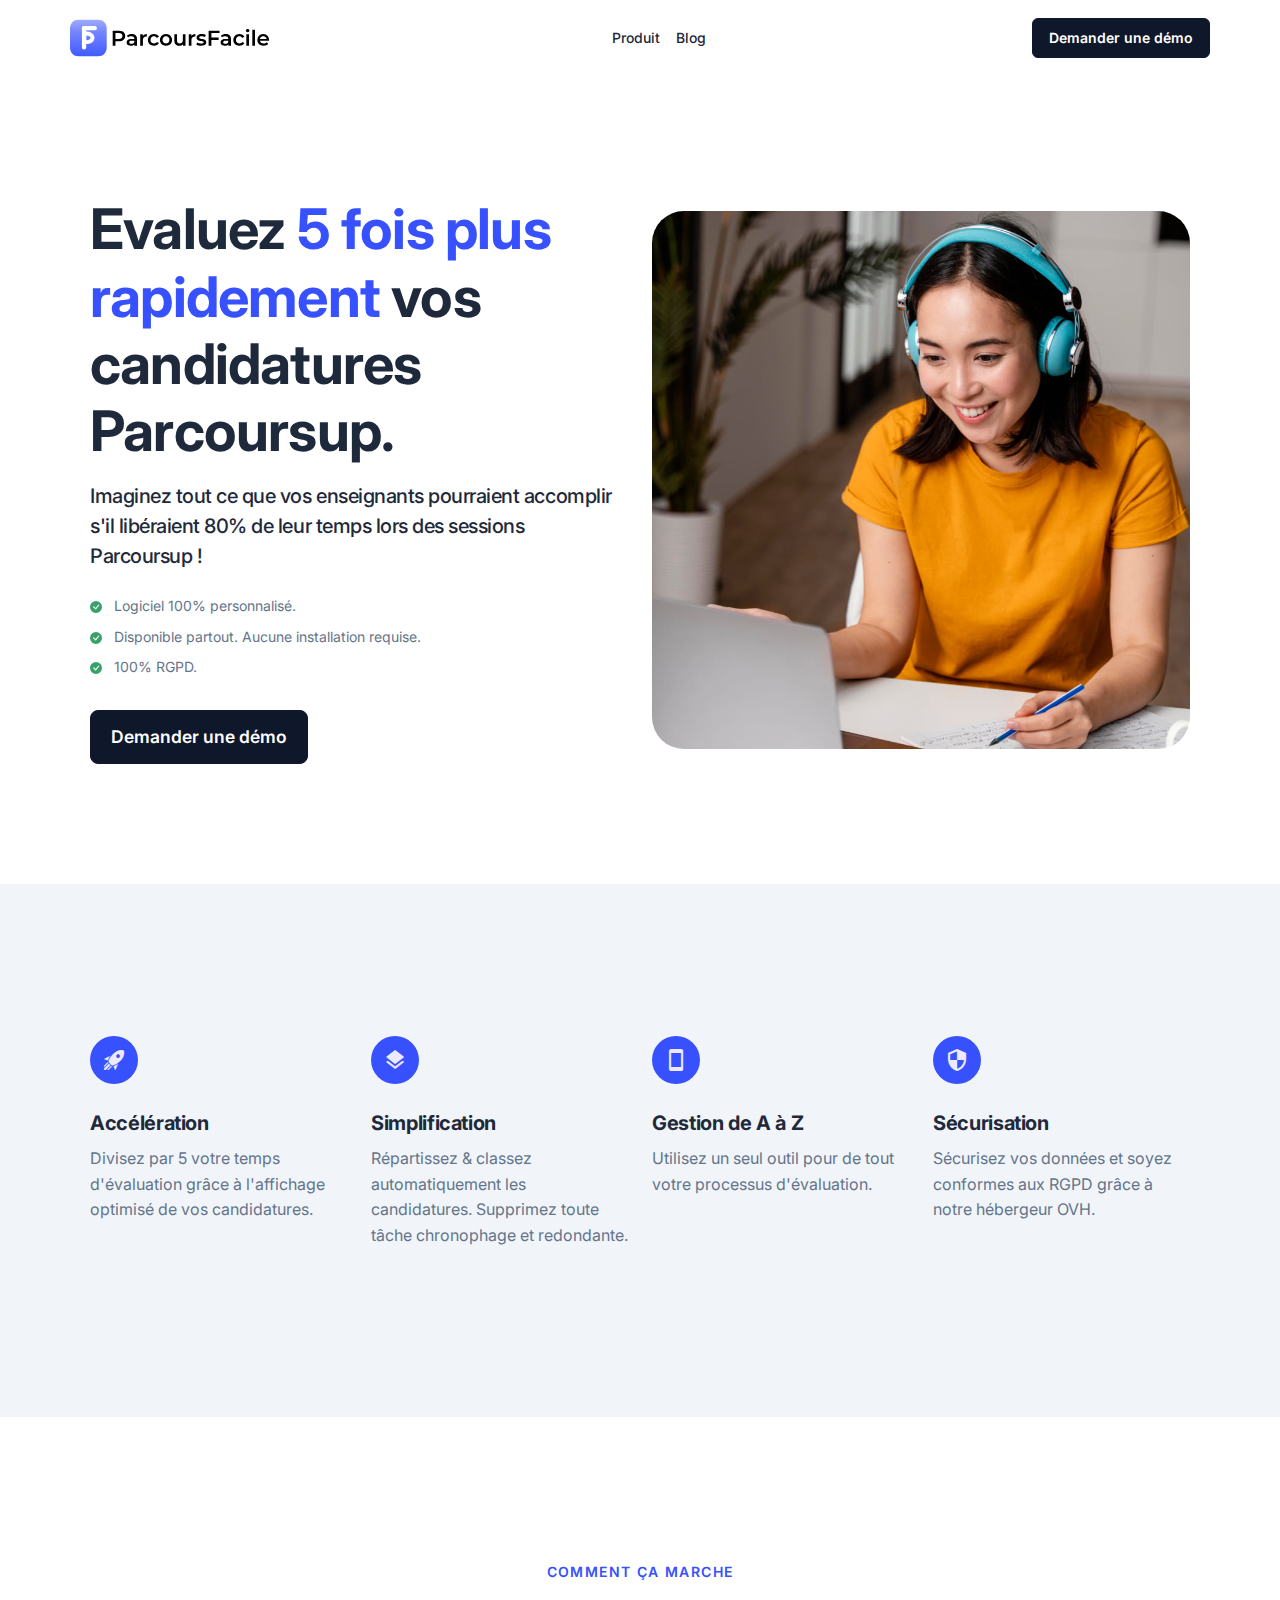
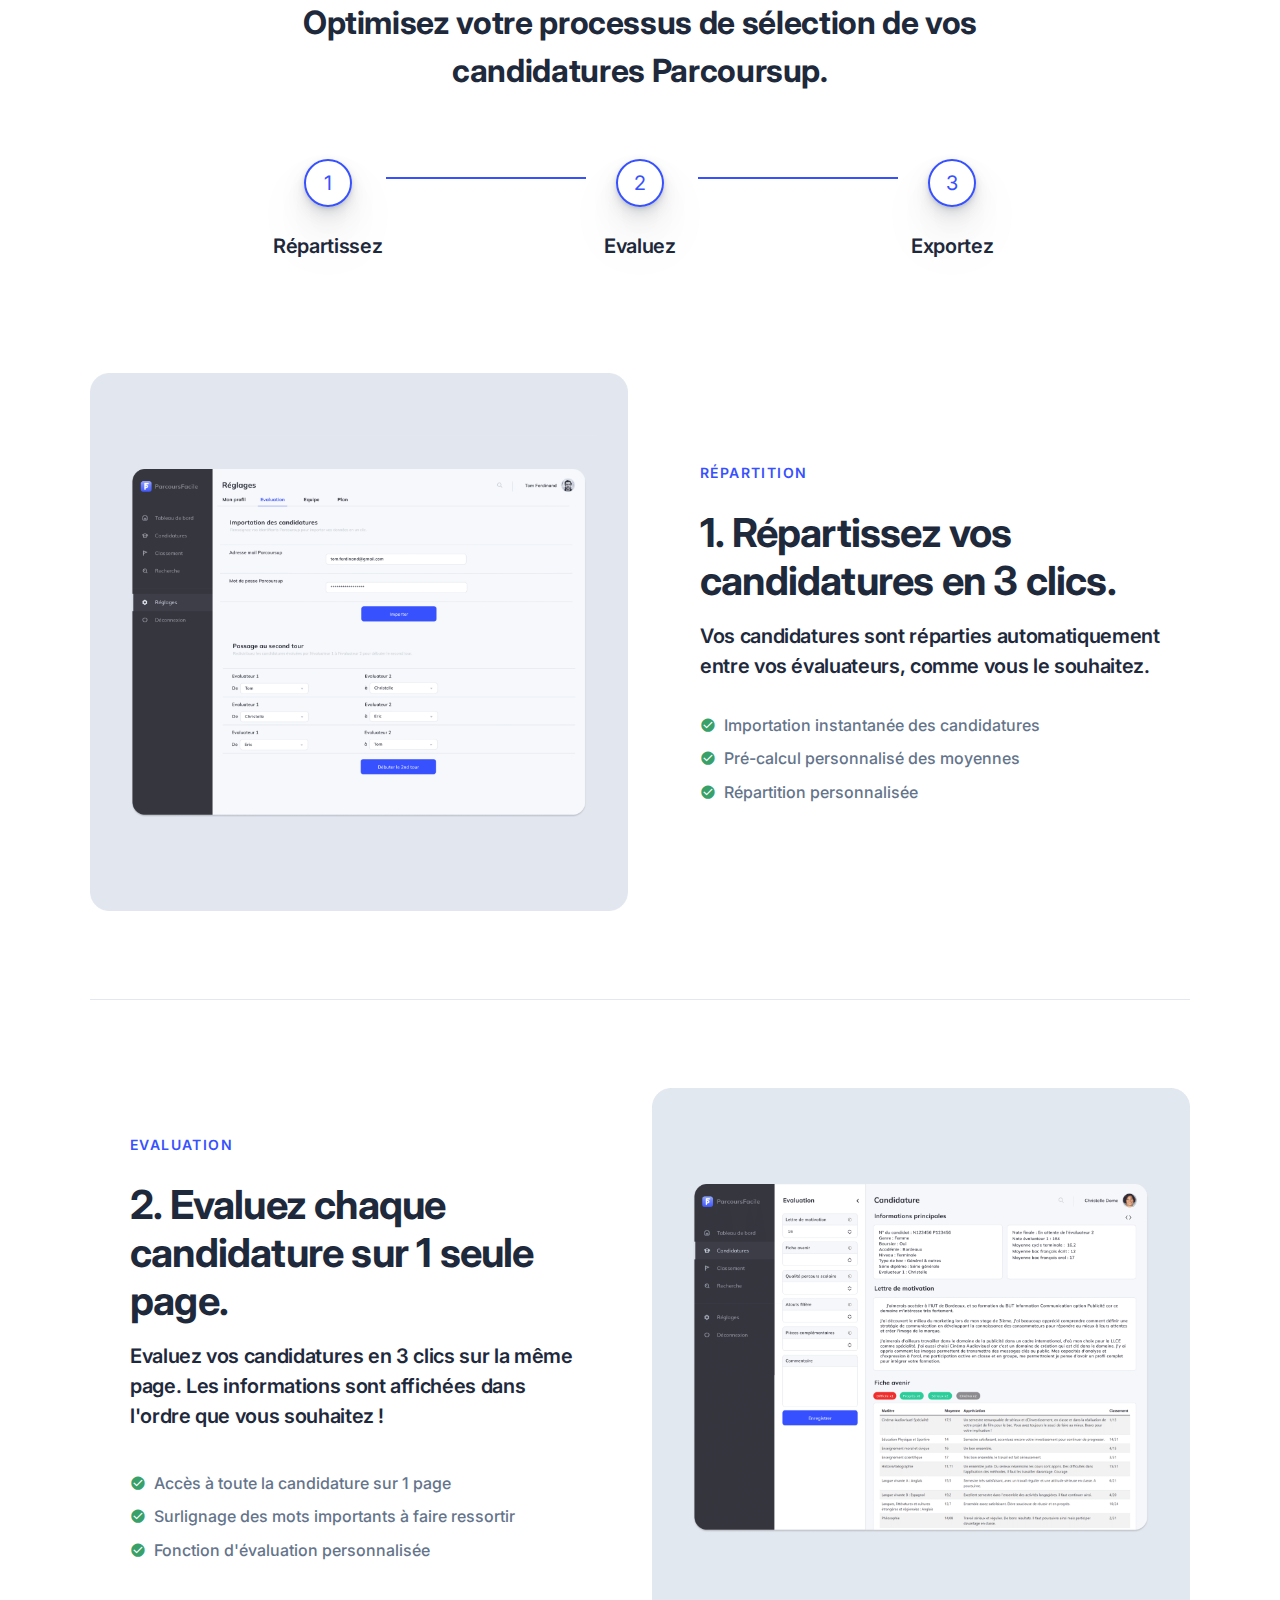
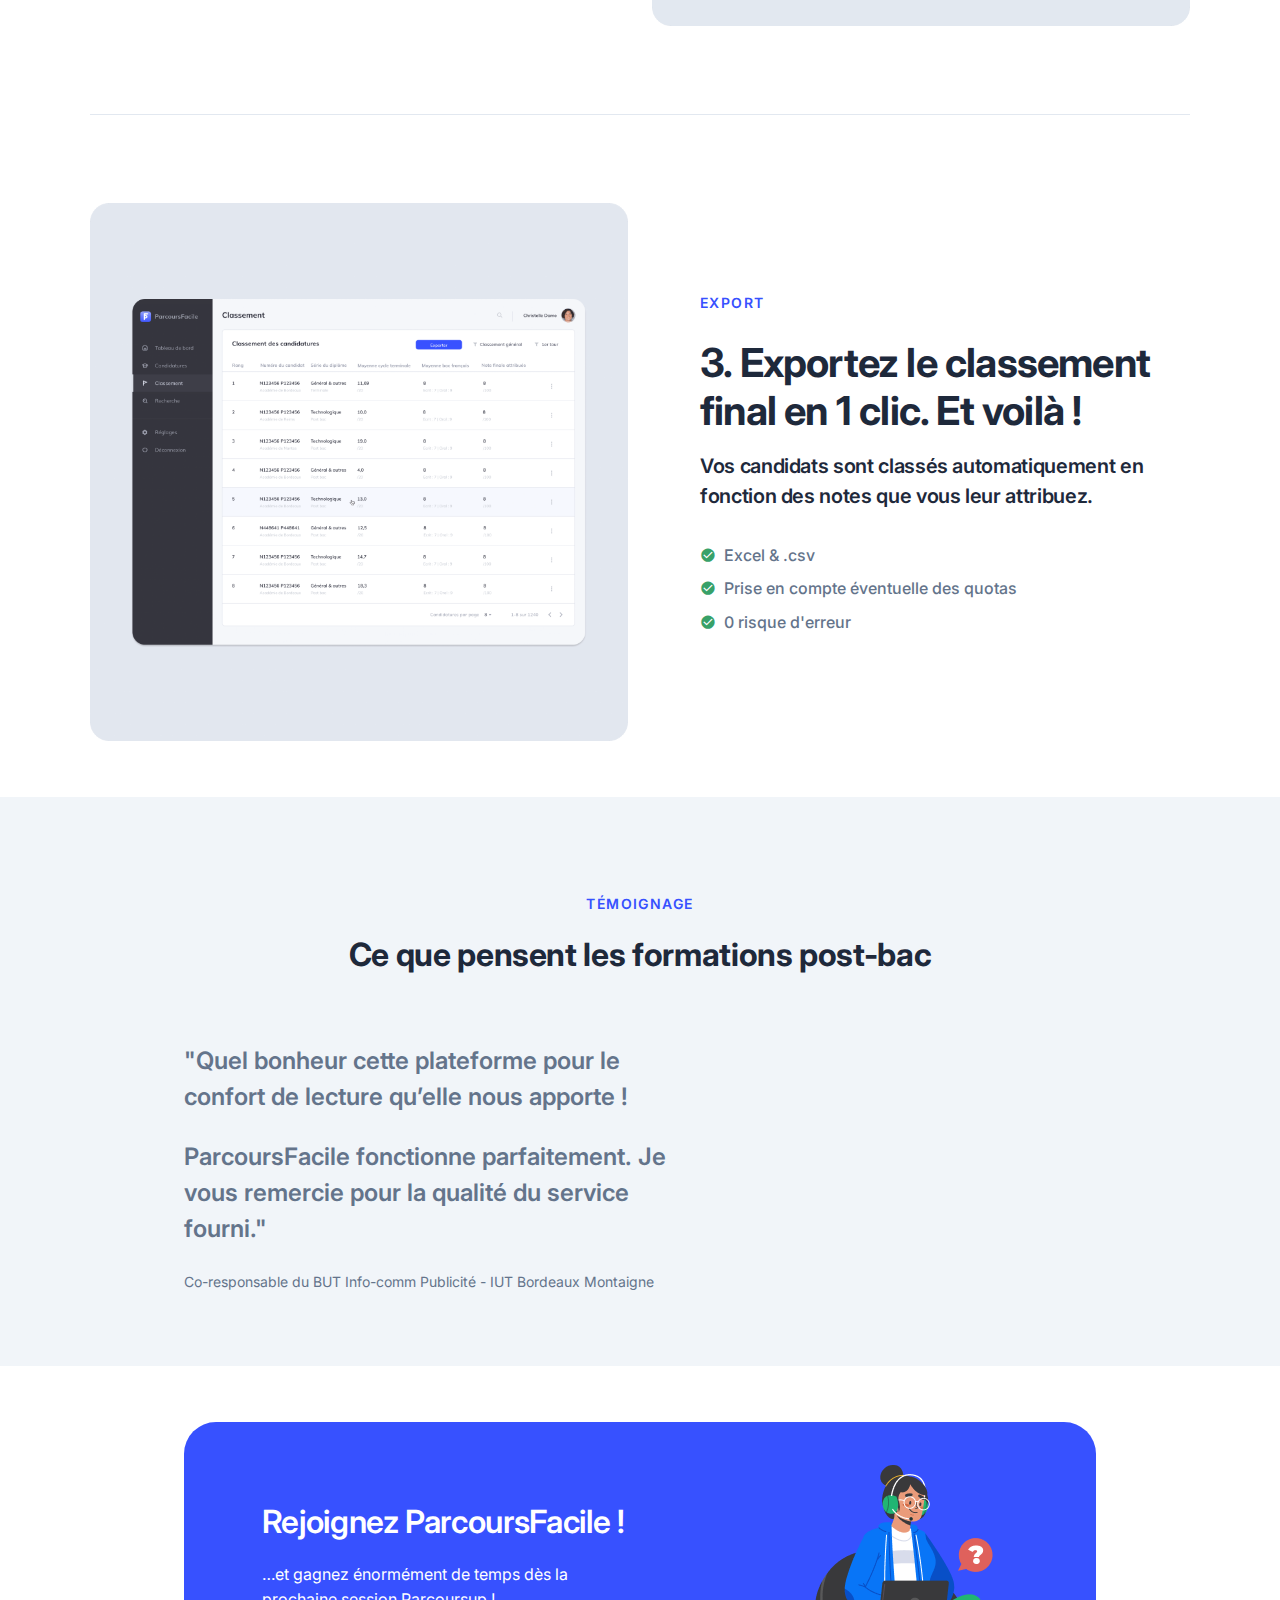
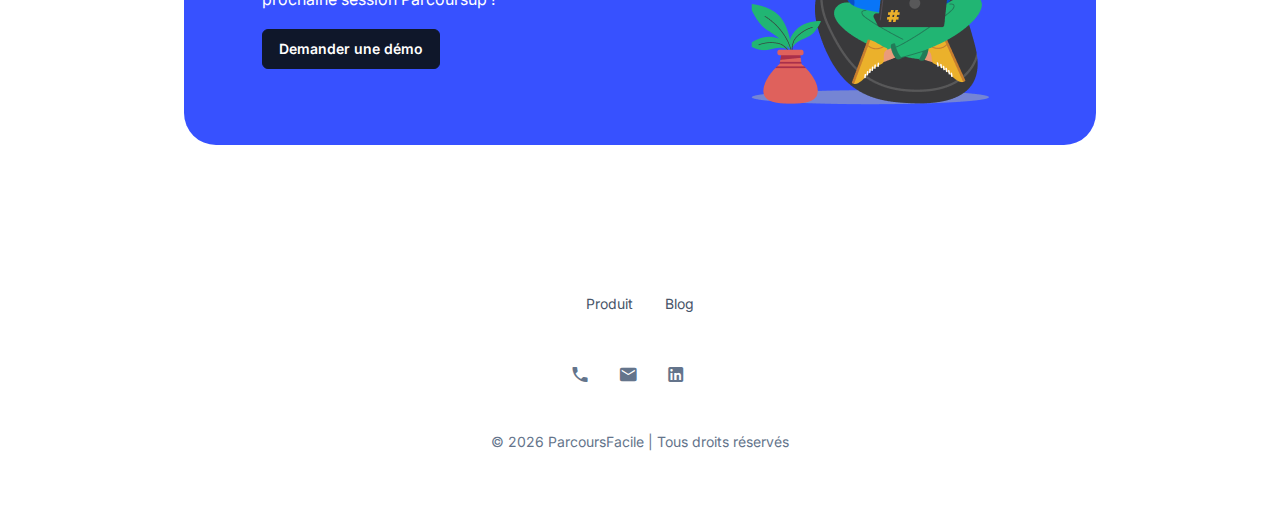
<file: index.html>
<!DOCTYPE html>
<html lang="fr">

<head>
  <!-- Required meta tags -->
  <title>Logiciel d'aide à la décision Parcoursup - ParcoursFacile</title>
  <meta name="viewport" content="width=device-width, initial-scale=1">
  <meta name="description" content="Evaluez 5 fois plus rapidement vos candidatures Parcoursup. ParcoursFacile est l'outil 100% personnalisé qui optimise votre commission d'examen des voeux.">
  <meta name="keywords" content="ParcoursFacile, Parcours Facile, Parcoursup, outil d'aide à la décision Parcoursup, 'logiciel d'aide à la décision Parcoursup', formation post-bac, candidature, examen des voeux, commission examen des voeux">
  <meta name="author" content="ParcoursFacile">

<script>
    // Render blocking JS:
    if (localStorage.theme) document.documentElement.setAttribute("data-theme", localStorage.theme);
    </script>

<!-- Favicon icon-->
<link rel="shortcut icon" type="image/x-icon" href="./assets/images/favicon/favicon.ico">

<!-- icons CSS -->
<link href="./assets/libs/@mdi/font/css/materialdesignicons.min.css" rel="stylesheet" />

<!-- Theme CSS -->
<link rel="stylesheet" href="./assets/css/theme.min.css">
<style>
 @media (max-width: 480px) {
  .navbar .btn-primary {
    display: none;
  }
}
</style>

</head>

<body class="bg-white">
  <!-- Page content -->
   <!-- Navbar -->
   <!-- navbar login -->
<nav class="navbar navbar-expand-lg shadow-none">
	<div class="container px-0">
		<a class="navbar-brand" href="./index.html"><img src="./assets/images/logo/logo.svg" loading="lazy" alt="logo du logiciel ParcoursFacile"></a>
		<div class="d-flex align-items-center order-lg-3">
			<div class="d-flex align-items-center">
				

			<a type="button" class="btn btn-dark btn-primary" data-bs-toggle="modal" data-bs-target="#demander-demo-modal">Demander une démo</a>
			</div>
			<div>
				<button
			class="navbar-toggler collapsed"
			type="button"
			data-bs-toggle="collapse"
			data-bs-target="#navbar-default"
			aria-controls="navbar-default"
			aria-expanded="false"
			aria-label="Toggle navigation"
		>
			<span class="icon-bar top-bar mt-0"></span>
			<span class="icon-bar middle-bar"></span>
			<span class="icon-bar bottom-bar"></span>
		</button>
			</div>
		</div>
		<!-- Button -->

		<!-- Collapse -->
		<div class="collapse navbar-collapse" id="navbar-default">
			<ul class="navbar-nav mx-auto">

				<li class="nav-item">
					<a
						class="nav-link"
						href="#produit"
						id="navbarLanding"
					>
						Produit
					</a>
				</li>
				<li class="nav-item">
					<a
						class="nav-link"
						href="./blog.html"
						id="navbarLanding"
					>
						Blog
					</a>
				</li>
			</ul>


		</div>

	</div>
</nav>


  <!-- section -->
  <main>
    <!--learn today-->
    <section class="py-lg-16 py-6">
      <div class="container">
        <div class="row d-flex align-items-center">
          <div class=" col-xxl-6  col-xl-6 col-lg-6 col-12">
            <div>
              <h1 class="display-2 fw-bold mb-3">Evaluez <span
                    class="text-primary">5 fois plus rapidement</span> vos candidatures Parcoursup.</h1>
              <h3 class="lead mb-4">Imaginez tout ce que vos enseignants pourraient accomplir s'il libéraient 80% de leur temps lors des sessions Parcoursup !</h3>
              <ul class="list-unstyled mb-5">
                <li class="mb-2">
                  <svg xmlns="http://www.w3.org/2000/svg" width="12" height="12" fill="var(--geeks-success)"
                    class="bi bi-check-circle-fill" viewBox="0 0 16 16">
                    <path
                      d="M16 8A8 8 0 1 1 0 8a8 8 0 0 1 16 0zm-3.97-3.03a.75.75 0 0 0-1.08.022L7.477 9.417 5.384 7.323a.75.75 0 0 0-1.06 1.06L6.97 11.03a.75.75 0 0 0 1.079-.02l3.992-4.99a.75.75 0 0 0-.01-1.05z" />
                  </svg>
                  <span class="ms-2">Logiciel 100% personnalisé.</span>
                </li>
                <li class="mb-2">
                  <svg xmlns="http://www.w3.org/2000/svg" width="12" height="12" fill="var(--geeks-success)"
                    class="bi bi-check-circle-fill" viewBox="0 0 16 16">
                    <path
                      d="M16 8A8 8 0 1 1 0 8a8 8 0 0 1 16 0zm-3.97-3.03a.75.75 0 0 0-1.08.022L7.477 9.417 5.384 7.323a.75.75 0 0 0-1.06 1.06L6.97 11.03a.75.75 0 0 0 1.079-.02l3.992-4.99a.75.75 0 0 0-.01-1.05z" />
                  </svg>
                  <span class="ms-2">Disponible partout. Aucune installation requise.</span>
                </li>
                <li class="mb-2">
                  <svg xmlns="http://www.w3.org/2000/svg" width="12" height="12" fill="var(--geeks-success)"
                    class="bi bi-check-circle-fill" viewBox="0 0 16 16">
                    <path
                      d="M16 8A8 8 0 1 1 0 8a8 8 0 0 1 16 0zm-3.97-3.03a.75.75 0 0 0-1.08.022L7.477 9.417 5.384 7.323a.75.75 0 0 0-1.06 1.06L6.97 11.03a.75.75 0 0 0 1.079-.02l3.992-4.99a.75.75 0 0 0-.01-1.05z" />
                  </svg>
                  <span class="ms-2">100% RGPD.</span>
                </li>
              </ul>
              <a type="button" class="btn btn-dark btn-lg" data-bs-toggle="modal" data-bs-target="#demander-demo-modal">Demander une démo</a>
            </div>
          </div>
          <div class="col-xxl-4 offset-xxl-1 col-xl-6 col-lg-6 col-12 d-lg-flex justify-content-end">
            <div class="mt-12 mt-lg-0 position-relative">
              <img src="./assets/images/people/woman-working-smiling.jpg" alt="Enseignante souriante devant son ordinateur" loading="lazy"
                class="img-fluid rounded-4 w-100 z-1 position-relative">
            </div>
          </div>
        </div>
      </div>
    </section>
    <!--learn today-->
    

    <section class="py-lg-20 py-7 bg-gray-100">
      <div class="container">
        <div class="row">
          <div class="col-md-6 col-lg-3 col-12">
            <!-- featues -->
            <div class="mb-6 mb-lg-0 fs-4">
              <!-- icon -->
              <div class="icon-shape icon-lg bg-primary text-light-primary rounded-circle
                text-center mb-4"><i class="mdi mdi-rocket-launch mdi-24px lh-1"></i></div>
              <h3 class="fw-bold">Accélération</h3>
              <p>Divisez par 5 votre temps d'évaluation grâce à l'affichage optimisé de vos candidatures.
              </p>
            </div>
          </div>
          <div class="col-md-6 col-lg-3 col-12">
            <!-- features -->
            <div class="mb-6 mb-lg-0 fs-4">
              <!-- icon -->
              <div class="icon-shape icon-lg bg-primary text-light-primary rounded-circle
                text-center mb-4"><i class="mdi mdi-layers mdi-24px lh-1"></i></div>
              <h3 class="fw-bold">Simplification</h3>
              <p>Répartissez & classez automatiquement les candidatures. Supprimez toute tâche chronophage et redondante.
              </p>
            </div>
          </div>
          <div class="col-md-6 col-lg-3 col-12">
            <!-- features -->
            <div class="mb-6 mb-lg-0 fs-4">
              <!-- icon -->
              <div class="icon-shape icon-lg bg-primary text-light-primary rounded-circle
                text-center mb-4"><i class="mdi mdi-cellphone mdi-24px
                  lh-1"></i></div>
              <h3 class="fw-bold">Gestion de A à Z</h3>
              <p>Utilisez un seul outil pour de tout votre processus d'évaluation.
              </p>
            </div>
          </div>
          <div class="col-md-6 col-lg-3 col-12">
            <!-- features -->
            <div class="mb-6 mb-lg-0 fs-4">
              <!-- icon -->
              <div class="icon-shape icon-lg bg-primary text-light-primary rounded-circle
                text-center mb-4"><i class="mdi mdi-security mdi-24px lh-1"></i></div>
              <h3 class="fw-bold">Sécurisation</h3>
              <p>Sécurisez vos données et soyez conformes aux RGPD grâce à notre hébergeur OVH.
              </p>
            </div>
          </div>
        </div>
      </div>
    </section>
	<section class="py-lg-14 pt-8 py-10">
		<!-- container -->
		<div class="container">
		  <div class="row">
			<div class="offset-xl-1 col-xl-10 col-md-12 col-12">
			  <div class="row text-center" id="produit">
				<!-- col -->
				<div class="col-md-12 px-lg-10 mb-8 mt-6">
				  <span class="text-uppercase text-primary fw-semibold ls-md">Comment ça marche</span>
				  <!-- heading -->
				  <h2 class="h1 fw-bold mt-3">Optimisez votre processus de sélection de vos candidatures Parcoursup.
				  </h2>
				</div>
			  </div>
			  <div class="row gy-6">
				<!-- col -->
	
				<div class="col-md-4 col-12">
				  <div class=" text-center">
					<!-- icon -->
	
					<div
					  class="icon-shape icon-lg border border-primary border-2 fs-3 rounded-circle mb-4 process-line text-primary smooth-shadow-md">
					  1
					</div>
					<!-- heading -->
	
					<h3>Répartissez</h3>
					<!-- text -->
				  </div>
				</div>
				<!-- col -->
	
				<div class="col-md-4 col-12">
				  <div class=" text-center">
					<!-- icon -->
	
					<div
					  class="icon-shape icon-lg border border-primary border-2 fs-3 rounded-circle mb-4 process-line text-primary smooth-shadow-md">
					  2</div>
					<!-- heading -->
	
					<h3>Evaluez</h3>
					<!-- text -->
				  </div>
				</div>
				<!-- col -->
	
				<div class="col-md-4 col-12">
				  <div class=" text-center">
					<!-- icon -->
	
					<div
					  class="icon-shape icon-lg border border-primary border-2 fs-3 rounded-circle mb-4 text-primary smooth-shadow-md">
					  3</div>
					<!-- heading -->
					<h3>Exportez</h3>
					<!-- text -->
	
				  </div>
				</div>
				<!-- button -->

			  </div>
			</div>
		  </div>
		</div>
	  </section>
    <!-- image section -->
    <section class="pb-lg-32 pb-8">
		<div class="container">
		  <div class="row align-items-center">
			<div class="col-lg-6 col-md-12 col-12">
			  <!-- image -->
			  <div class="mb-4 mb-lg-0 bg-gray-200 rounded-4 ">
				<img src="./assets/images/software/page_web_reglages.png" loading="lazy" alt="page Réglages du logiciel ParcoursFacile" class="img-fluid w-100">
			  </div>
			</div>
			<div class="col-lg-6 col-md-12 col-12 mt-4 mt-lg-0">
			  <!-- content -->
			  <div class="ps-lg-7">
				<span class=" text-primary ls-md text-uppercase
				  fw-semibold">Répartition</span>
				<h2 class="display-4 mt-4 mb-3 fw-bold">​1. Répartissez vos candidatures en 3 clics.</h2>
				<h3>Vos candidatures sont réparties automatiquement entre vos évaluateurs, comme vous le souhaitez.</h3>
				<div class="mt-5 row">
				  <!-- list -->
				  <div class="col">
					<ul class="list-unstyled fs-4
					  fw-medium">
					  <li class="mb-2 d-flex"><i class="mdi mdi-check-circle
						  text-success me-2"></i>Importation instantanée des candidatures</li>
					  <li class="mb-2 d-flex"><i class="mdi mdi-check-circle
						  text-success me-2"></i>Pré-calcul personnalisé des moyennes</li>
					  <li class="mb-2 d-flex"><i class="mdi mdi-check-circle
						  text-success me-2"></i>Répartition personnalisée</li>
					</ul>
				  </div>
				  
				</div>
			  </div>
			</div>
		  </div>
		  <!-- divider -->
		  <hr class="my-lg-12 my-8">
		  <div class="row align-items-center">
			<!-- col -->
			<div class="col-lg-6 col-md-12 col-12">
			  
				<!-- content -->
			  <div class="pe-lg-6 ps-lg-6">
				<span class="text-primary ls-md text-uppercase
				  fw-semibold">Evaluation
				</span>
				<h2 class="display-4 mt-4 mb-3 fw-bold">​2. Evaluez chaque candidature sur 1 seule page.</h2>
				<h3>Evaluez vos candidatures en 3 clics sur la même page. Les informations sont affichées dans l'ordre que vous souhaitez !</h3>
				<div class="mt-6">
					<div class="col">
						<ul class="list-unstyled fs-4
						  fw-medium">
						  <li class="mb-2 d-flex"><i class="mdi mdi-check-circle
							  text-success me-2"></i>Accès à toute la candidature sur 1 page</li>
							<li class="mb-2 d-flex"><i class="mdi mdi-check-circle
							text-success me-2"></i>Surlignage des mots importants à faire ressortir</li>
						  <li class="mb-2 d-flex"><i class="mdi mdi-check-circle
							  text-success me-2"></i>Fonction d'évaluation personnalisée</li>

						</ul>
					  </div>
  
				</div>
			  </div>
			</div>
			<div class="col-lg-6 col-md-12 col-12">
			  <!-- image -->
			  <div class="mt-4 mt-lg-0 bg-gray-200 rounded-4">
				<img src="./assets/images/software/page_web_candidature.png" loading="lazy" alt="page Evaluation du logiciel ParcoursFacile" class="img-fluid w-100">
			  </div>
			</div>
		  </div>

		  <!-- divider -->
		  <hr class="my-lg-12 my-8">
		  <div class="row align-items-center">
			<div class="col-lg-6 col-md-12 col-12">
			  <!-- image -->
			  <div class="mb-4 mb-lg-0 bg-gray-200 rounded-4 ">
				<img src="./assets/images/software/page_web_classement.png" loading="lazy" alt="page classement du logiciel ParcoursFacile" class="img-fluid w-100">
			  </div>
			</div>
			<div class="col-lg-6 col-md-12 col-12 mt-4 mt-lg-0">
			  <!-- content -->
			  <div class="ps-lg-7">
				<span class=" text-primary ls-md text-uppercase
				  fw-semibold">Export</span>
				<h2 class="display-4 mt-4 mb-3 fw-bold">​3. Exportez le classement final en 1 clic.
					Et voilà !</h2>
				<h3>Vos candidats sont classés automatiquement en fonction des notes que vous leur attribuez.</h3>
				<div class="mt-5 row">
				  <!-- list -->
				  <div class="col">
					<ul class="list-unstyled fs-4
					  fw-medium">
					  <li class="mb-2 d-flex"><i class="mdi mdi-check-circle
						  text-success me-2"></i>Excel & .csv</li>
					  <li class="mb-2 d-flex"><i class="mdi mdi-check-circle
						  text-success me-2"></i>Prise en compte éventuelle des quotas</li>
					  <li class="mb-2 d-flex"><i class="mdi mdi-check-circle
						  text-success me-2"></i>0 risque d'erreur</li>
					</ul>
				  </div>
				  
				</div>
			  </div>
			</div>
		  </div>
		</div>
	  </section>

	
	<section class="py-lg-32 bg-gray-100 pt-8 pb-10">
    <!-- container -->

    <div class="container">
      <div class="row">
        <div class="offset-xl-1 col-xl-10 col-md-12 col-12">
          <div class="row text-center">
            <!-- col -->

            <div class="col-md-12 px-md-16 mb-8 mt-6">
              <span class="text-uppercase text-primary fw-semibold ls-md">Témoignage
              </span>
              <!-- heading -->

              <h2 class="h1 fw-bold mt-3  mb-2">Ce que pensent les formations post-bac
              </h2>
              <!-- text -->

             
            </div>
          </div>

          <div class="row align-items-center">
            <div class="col-lg-7 col-md-12 col-12">
              <div class="mb-8 mb-lg-0 me-lg-4">
                <!-- text -->

                <p class="display-6 mb-4 lh-2">"Quel bonheur cette plateforme pour le confort de lecture qu’elle nous apporte !</p>
					<p class="display-6 mb-4 lh-2">
					ParcoursFacile fonctionne parfaitement. Je vous remercie pour la qualité du service fourni."</p>
                <!-- text -->

                <!-- <p class="mb-0 ">Claire d'Hennezel</p> -->
                <span class="">Co-responsable du BUT Info-comm Publicité - IUT Bordeaux Montaigne</span>
              </div>


            </div>
            <!-- col -->

            <div class="col-lg-5 col-md-12 col-12">
              <div>
                <!-- Img -->

                <!-- <img src="./assets/images/people/Claire-DHennezel.jpg" alt="case-study" class="img-fluid rounded-3 w-50"> -->
              </div>
            </div>
          </div>
        </div>
      </div>
    </div>
  </section>
    <!--find right-->
    <section class="pb-lg-10 pt-8 pb-10">
      <div class="container">
        <div class="row">
          <div class="col-xl-10 offset-xl-1 col-md-12 col-12">
            <div class="bg-primary py-6 px-6 px-xl-0 rounded-4 ">
              <div class="row align-items-center">
                <div class="offset-xl-1 col-xl-5 col-md-6 col-12">
                  <div>
                    <h2 class="h1 text-white mb-3">Rejoignez ParcoursFacile !</h2>
                    <p class="text-white fs-4">…et gagnez énormément de temps dès la prochaine session Parcoursup !</p>
                    <button type="button" class="btn btn-dark" data-bs-toggle="modal" data-bs-target="#demander-demo-modal">Demander une démo</button>
                  </div>

                </div>
                <div class="col-xl-6 col-md-6 col-12">
                  <div class="text-center">
                    <img src="./assets/images/drawings/woman-working-sitting.png" alt="Femme assise travaillant sur son ordinateur" class="img-fluid">
                  </div>
                </div>
              </div>
            </div>
          </div>
        </div>
      </div>
    </section>
    <!--find right-->


<!-- Modal -->
<div class="modal fade" id="demander-demo-modal" tabindex="-1" role="dialog" aria-labelledby="exampleModalLabel" aria-hidden="true">
    <div class="modal-dialog" role="document">
        <div class="modal-content">
            <div class="modal-header">
                <h3 class="modal-title" id="exampleModalLabel">Demander une démo du logiciel</h5>
                <button type="button" class="btn-close" data-bs-dismiss="modal" aria-label="Close">
                    
                </button>
            </div>
            <div class="modal-body">
              <div class="d-flex justify-content-between">
                <span>Ou contactez-nous : </span>
                <div class="text-end">
                  <span>0659962598 </span>
                  <a href="#">| aubin@parcoursfacile.fr</a>
                </div>
              </div>
            </div>
            <div>
              <div class="card border">
                <!-- card body  -->
               <div class="card-body p-5">
                  <!-- form  -->
                  <form action="https://formsubmit.co/6f99aef43908256312eedaf69927f386" method="POST">
                  <!-- Honeypot -->
                  <input type="text" name="_honey" style="display: none;">

                  <!-- Disable Captcha -->
                  <input type="hidden" name="_captcha" value="false">

                  <!-- <input type="hidden" name="_next" value="/success.html" > -->

                    <!-- input  -->
                   <div class="mb-3">
                     <label class="form-label" for="name">Votre nom et prénom</label>
                     <input class="form-control" type="text" name="name" placeholder="Votre nom et prénom" id="name">
                   </div>
                       <!-- input  -->
                   <div class="mb-3">
                     <label class="form-label" for="formation">Nom de votre formation</label>
                     <input class="form-control" type="text" name="formation" placeholder="Nom de votre formation" id="formation">
                   </div>
                   <!-- input  -->
                   <div class="mb-3">
                    <label class="form-label" for="etablissement">Nom de votre établissement *</label>
                    <input class="form-control" type="text" name="etablissement" placeholder="Nom de votre établissement" id="etablissement" required>
                  </div>
                       <!-- input  -->
                   <div class="mb-3">
                     <label class="form-label" for="email">Votre adresse mail *</label>
                     <input class="form-control" type="email" name="email" placeholder="Votre adresse mail" id="email" required>
                   </div>
                   <!-- input  -->
                   <div class="mb-3">
                    <label class="form-label" for="phone">Votre numéro de téléphone *</label>
                    <input class="form-control" type="text" name="phone" placeholder="Votre numéro de téléphone" id="phone" required>
                  </div>
                       <!-- button  -->
                   <button class="btn btn-primary" type="submit">Envoyer</button>
                 </form>
               </div>
             </div>
            </div>
            
        </div>
    </div>
</div>


  </main>
<!-- footer -->
      <!-- footer -->
	  <footer class="py-lg-10 py-5">
        <div class="container">
            <div class="row  justify-content-center text-center  ">
                <div class="col-12 col-md-12 col-xl-8 px-0 ">
                    <nav class="nav nav-footer justify-content-center">
                        <a class="nav-link" href="#produit">Produit </a>
                        <a class="nav-link" href="./blog.html">Blog</a>
                    </nav>
                </div>
                <!-- Desc -->
                <div class="col-lg-8 col-md-12 col-12">
                    <div class="my-6">
                        <!--Phone-->
                        <a href="tel:+33659962598" class="text-muted me-4">
                          <i class="mdi mdi-phone fs-3"></i>
                      </a>
                      <!--Email-->
                      <a href="mailto:aubin@parcoursfacile.fr" class="text-muted me-4">
                          <i class="mdi mdi-email  fs-3"></i>
                      </a>
                      <!--LinkedIn-->
                      <a target="_blank" rel="noopener noreferrer" href="https://www.linkedin.com/in/aubin-massart/" class="text-muted me-4">
                          <i class="mdi mdi-linkedin fs-3"></i>
                      </a>
                        
                        
                    </div>
                </div>
                <div class="col-lg-8 col-md-12 col-12">
                    <span>© <span id="copyright3">
                        <script>document.getElementById('copyright3').appendChild(document.createTextNode(new Date().getFullYear()))</script>
                    </span> ParcoursFacile | Tous droits réservés</span>
                </div>

                <!-- Links -->

            </div>
        </div>
    </footer>
  <!-- Scripts -->
  <!-- Libs JS -->
<script src="./assets/js/jquery.min.js"></script>
<script src="./assets/js/bootstrap.bundle.min.js"></script>
<script src="./assets/js/simplebar.min.js"></script>


<!-- Theme JS -->
<script src="./assets/js/theme.min.js"></script>

  <script src="./assets/js/jquery.magnific-popup.min.js"></script>
  <script src="./assets/js/popup.js"></script>


</body>

</html>
</file>
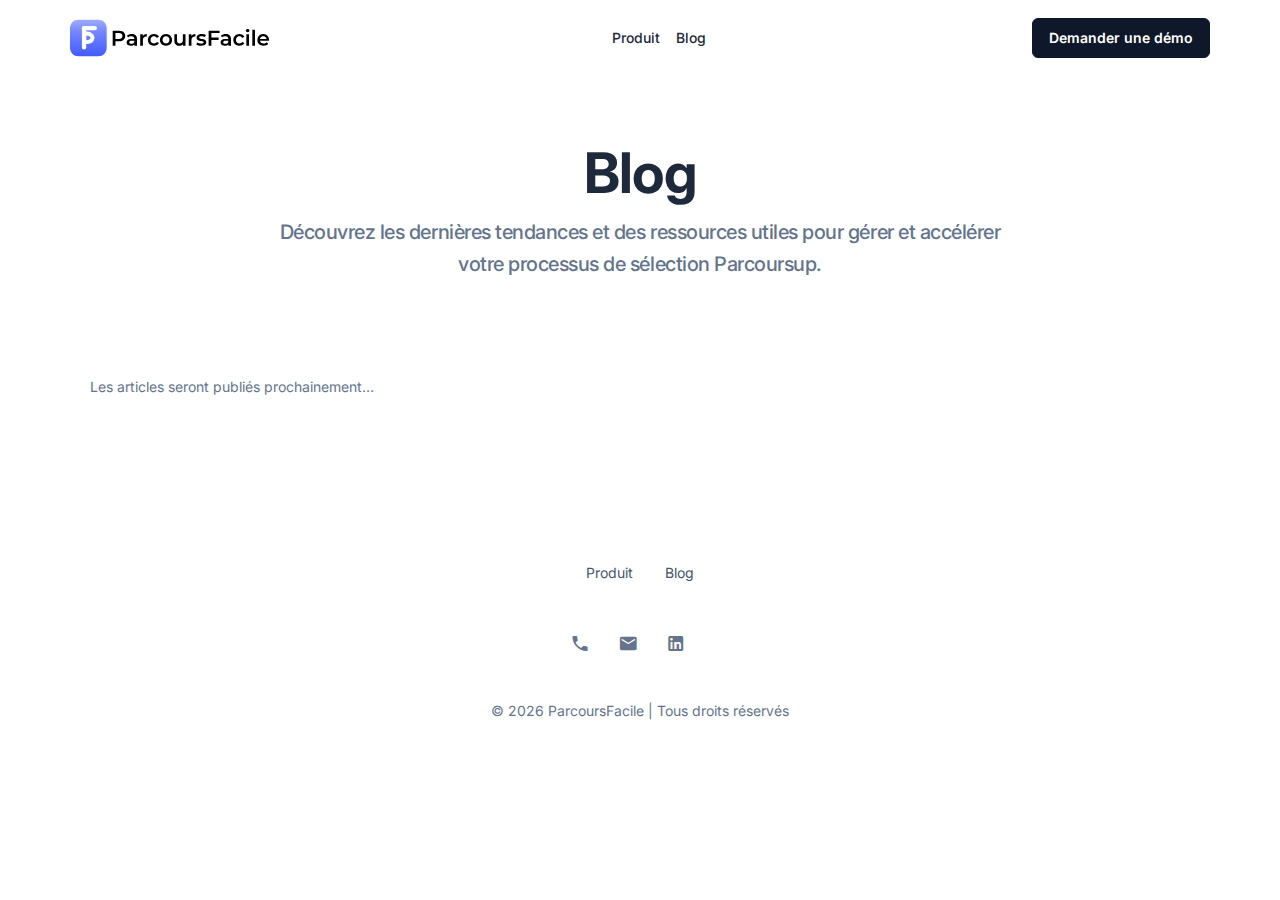
<file: blog.html>
<!DOCTYPE html>
<html lang="en">

<head>	<!-- Required meta tags -->

<title>ParcoursFacile</title>
<meta charset="utf-8">
<meta name="viewport" content="width=device-width, initial-scale=1">
<meta name="description" content="">
<meta name="keywords" content="">
<meta name="author" content="ParcoursFacile">
<meta name="robots" content="nofollow">

<script>
    // Render blocking JS:
    if (localStorage.theme) document.documentElement.setAttribute("data-theme", localStorage.theme);
</script>

<!-- Favicon icon-->
<link rel="shortcut icon" type="image/x-icon" href="./assets/images/favicon/favicon.ico">

<!-- Libs CSS -->
<link href="./assets/libs/@mdi/font/css/materialdesignicons.min.css" rel="stylesheet" />

<!-- Theme CSS -->
<link rel="stylesheet" href="./assets/css/theme.min.css">
<style>
    @media (max-width: 480px) {
     .navbar .btn-primary {
       display: none;
     }
   }
   
   </style>
	
</head>

<body class="bg-white">
    <!-- navbar login -->
    <nav class="navbar navbar-expand-lg shadow-none">
        <div class="container px-0">
            <a class="navbar-brand" href="./index.html"
                ><img src="./assets/images/logo/logo.svg" loading="lazy" alt="logo du logiciel ParcoursFacile"
            ></a>
            <div class="d-flex align-items-center order-lg-3">
                <div class="d-flex align-items-center">
                    
    
                <a type="button" class="btn btn-dark btn-primary" data-bs-toggle="modal" data-bs-target="#demander-demo-modal">Demander une démo</a>
                </div>
                <div>
                    <button
                class="navbar-toggler collapsed"
                type="button"
                data-bs-toggle="collapse"
                data-bs-target="#navbar-default"
                aria-controls="navbar-default"
                aria-expanded="false"
                aria-label="Toggle navigation"
            >
                <span class="icon-bar top-bar mt-0"></span>
                <span class="icon-bar middle-bar"></span>
                <span class="icon-bar bottom-bar"></span>
            </button>
                </div>
            </div>
            <!-- Button -->
    
            <!-- Collapse -->
            <div class="collapse navbar-collapse" id="navbar-default">
                <ul class="navbar-nav mx-auto">
    
                    <li class="nav-item">
                        <a
                            class="nav-link"
                            href="./index.html"
                            id="navbarLanding"
                        >
                            Produit
                        </a>
                    </li>
                    <li class="nav-item">
                        <a
                            class="nav-link"
                            href="./blog.html"
                            id="navbarLanding"
                        >
                            Blog
                        </a>
                    </li>
                </ul>
    
    
            </div>
    
        </div>
    </nav>
	<!-- Page content -->
	<main>
		
		<!-- Page header -->
		<div class="pt-9 pb-9">
			<div class="container">
				<div class="row">
					<div class="offset-xl-2 col-xl-8 offset-lg-1 col-lg-10 col-md-12 col-12">
						<div class="text-center mb-5">
							<h1 class="display-2 fw-bold">Blog</h1>
							<p class="lead">
								Découvrez les dernières tendances et des ressources utiles pour gérer et accélérer votre processus de sélection Parcoursup.
                            </p>
						</div>
						
					</div>
				</div>
			</div>
		</div>
		<!-- Page Content -->
		<section class="pb-12">
			<div class="container">
				<div class="row">
					<div class="col-xl-4 col-lg-4 col-md-6 col-12">
						
						<span>Les articles seront publiés prochainement...</span>
					</div>
					
				</div>
			</div>
		</section>


<!-- Modal -->
<div class="modal fade" id="demander-demo-modal" tabindex="-1" role="dialog" aria-labelledby="exampleModalLabel" aria-hidden="true">
    <div class="modal-dialog" role="document">
        <div class="modal-content">
            <div class="modal-header">
                <h3 class="modal-title" id="exampleModalLabel">Demander une démo du logiciel</h5>
                <button type="button" class="btn-close" data-bs-dismiss="modal" aria-label="Close">
                    
                </button>
            </div>
            <div class="modal-body">
              <div class="d-flex justify-content-between">
                <span>Ou contactez-nous : </span>
                <div class="text-end">
                  <span>0659962598 </span>
                  <a href="#">| aubin@parcoursfacile.fr</a>
                </div>
              </div>
            </div>
            <div>
              <div class="card border">
                <!-- card body  -->
               <div class="card-body p-5">
                  <!-- form  -->
                  <form action="https://formsubmit.co/6f99aef43908256312eedaf69927f386" method="POST">
                  <!-- Honeypot -->
                  <input type="text" name="_honey" style="display: none;">

                  <!-- Disable Captcha -->
                  <input type="hidden" name="_captcha" value="false">

                  <!-- <input type="hidden" name="_next" value="/success.html" > -->

                    <!-- input  -->
                   <div class="mb-3">
                     <label class="form-label" for="name">Votre nom et prénom</label>
                     <input class="form-control" type="text" name="name" placeholder="Votre nom et prénom" id="name">
                   </div>
                       <!-- input  -->
                   <div class="mb-3">
                     <label class="form-label" for="formation">Nom de votre formation</label>
                     <input class="form-control" type="text" name="formation" placeholder="Nom de votre formation" id="formation">
                   </div>
                   <!-- input  -->
                   <div class="mb-3">
                    <label class="form-label" for="etablissement">Nom de votre établissement *</label>
                    <input class="form-control" type="text" name="etablissement" placeholder="Nom de votre établissement" id="etablissement" required>
                  </div>
                       <!-- input  -->
                   <div class="mb-3">
                     <label class="form-label" for="email">Votre adresse mail *</label>
                     <input class="form-control" type="email" name="email" placeholder="Votre adresse mail" id="email" required>
                   </div>
                   <!-- input  -->
                   <div class="mb-3">
                    <label class="form-label" for="phone">Votre numéro de téléphone *</label>
                    <input class="form-control" type="text" name="phone" placeholder="Votre numéro de téléphone" id="phone" required>
                  </div>
                       <!-- button  -->
                   <button class="btn btn-primary" type="submit">Envoyer</button>
                 </form>
               </div>
             </div>
            </div>
            
        </div>
    </div>
</div>
		<!-- Footer -->
<!-- footer -->
      <!-- footer -->
	  <footer class="py-lg-10 py-5">
        <div class="container">
            <div class="row  justify-content-center text-center  ">
                <div class="col-12 col-md-12 col-xl-8 px-0 ">
                    <nav class="nav nav-footer justify-content-center">
                        <a class="nav-link" href="./index.html">Produit </a>
                        <a class="nav-link" href="./blog.html">Blog</a>
                    </nav>
                </div>
                <!-- Desc -->
                <div class="col-lg-8 col-md-12 col-12">
                    <div class="my-6">
                        <!--Phone-->
                        <a href="tel:+33659962598" class="text-muted me-4">
                            <i class="mdi mdi-phone fs-3"></i>
                        </a>
                        <!--Email-->
                        <a href="mailto:aubin@parcoursfacile.fr" class="text-muted me-4">
                            <i class="mdi mdi-email  fs-3"></i>
                        </a>
                        <!--LinkedIn-->
                        <a target="_blank" rel="noopener noreferrer" href="https://www.linkedin.com/in/aubin-massart/" class="text-muted me-4">
                            <i class="mdi mdi-linkedin fs-3"></i>
                        </a>
                        
                        
                    </div>
                </div>
                <div class="col-lg-8 col-md-12 col-12">
                    <span>© <span id="copyright3">
                        <script>document.getElementById('copyright3').appendChild(document.createTextNode(new Date().getFullYear()))</script>
                    </span> ParcoursFacile | Tous droits réservés</span>
                </div>

                <!-- Links -->

            </div>
        </div>
    </footer>

	</main>

    <script src="./assets/js/jquery.min.js"></script>
    <script src="./assets/js/bootstrap.bundle.min.js"></script>
    <script src="./assets/js/simplebar.min.js"></script>
    
    
    <!-- Theme JS -->
    <script src="./assets/js/theme.min.js"></script>
    
      <script src="./assets/js/jquery.magnific-popup.min.js"></script>
      <script src="./assets/js/popup.js"></script>


</body>

</html>
</file>
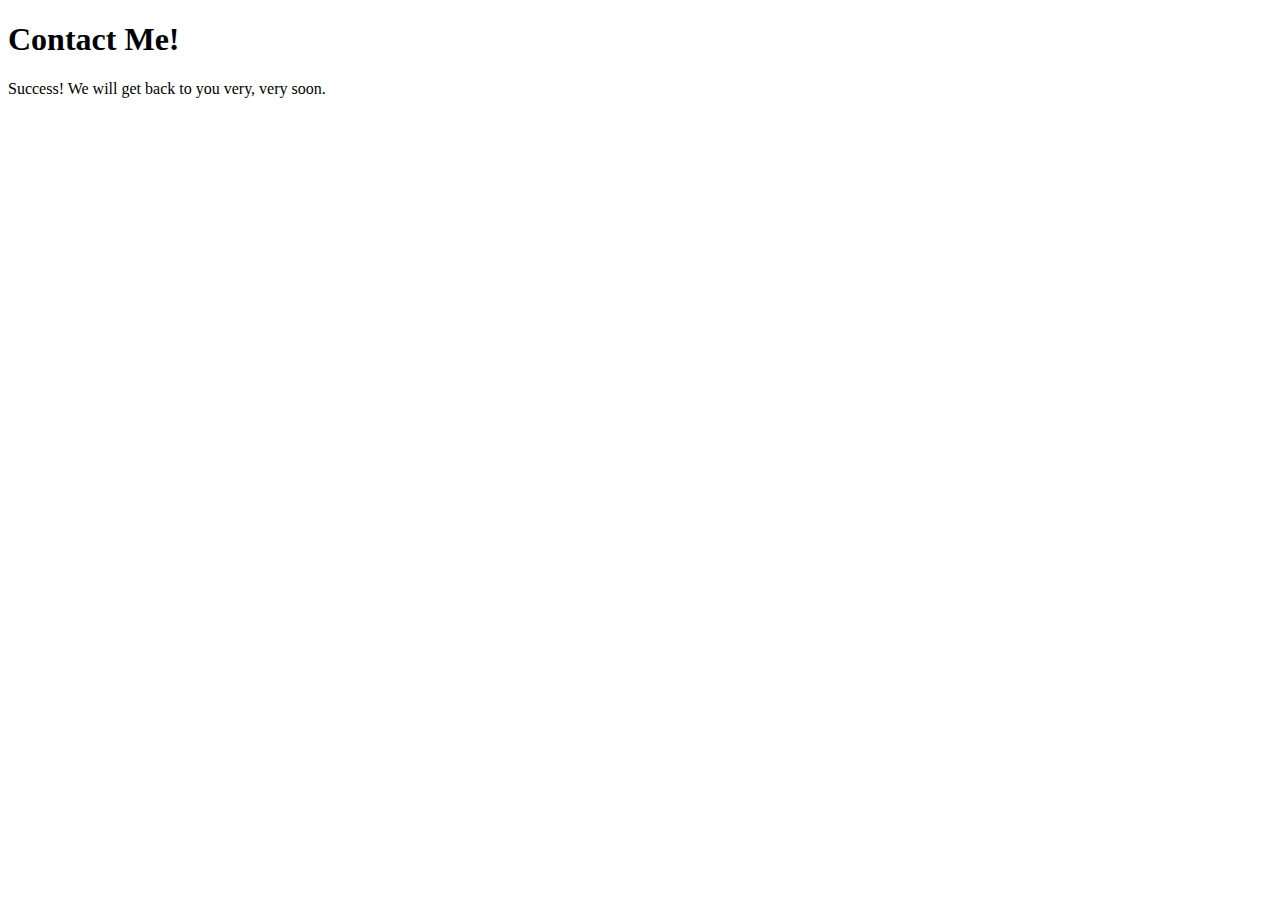
<file: success.html>
<!doctype html>
<html lang="en">
  <head>
    <!-- Required meta tags -->
    <meta charset="utf-8">
    <meta name="viewport" content="width=device-width, initial-scale=1">
    <meta name="robots" content="nofollow">
    <!-- Bootstrap CSS -->
    <link href="https://cdn.jsdelivr.net/npm/bootstrap@5.0.1/dist/css/bootstrap.min.css" rel="stylesheet" integrity="sha384-+0n0xVW2eSR5OomGNYDnhzAbDsOXxcvSN1TPprVMTNDbiYZCxYbOOl7+AMvyTG2x" crossorigin="anonymous">

    <title>Hello, world!</title>
  </head>
  <body>

    <div class="container mt-5">
        <h1>Contact Me!</h1>
        <p>Success! We will get back to you very, very soon.</p>
    </div>

    <!-- Optional JavaScript; choose one of the two! -->

    <!-- Option 1: Bootstrap Bundle with Popper -->
    <script src="https://cdn.jsdelivr.net/npm/bootstrap@5.0.1/dist/js/bootstrap.bundle.min.js" integrity="sha384-gtEjrD/SeCtmISkJkNUaaKMoLD0//ElJ19smozuHV6z3Iehds+3Ulb9Bn9Plx0x4" crossorigin="anonymous"></script>

    <!-- Option 2: Separate Popper and Bootstrap JS -->
    <!--
    <script src="https://cdn.jsdelivr.net/npm/@popperjs/core@2.9.2/dist/umd/popper.min.js" integrity="sha384-IQsoLXl5PILFhosVNubq5LC7Qb9DXgDA9i+tQ8Zj3iwWAwPtgFTxbJ8NT4GN1R8p" crossorigin="anonymous"></script>
    <script src="https://cdn.jsdelivr.net/npm/bootstrap@5.0.1/dist/js/bootstrap.min.js" integrity="sha384-Atwg2Pkwv9vp0ygtn1JAojH0nYbwNJLPhwyoVbhoPwBhjQPR5VtM2+xf0Uwh9KtT" crossorigin="anonymous"></script>
    -->
  </body>
</html>
</file>
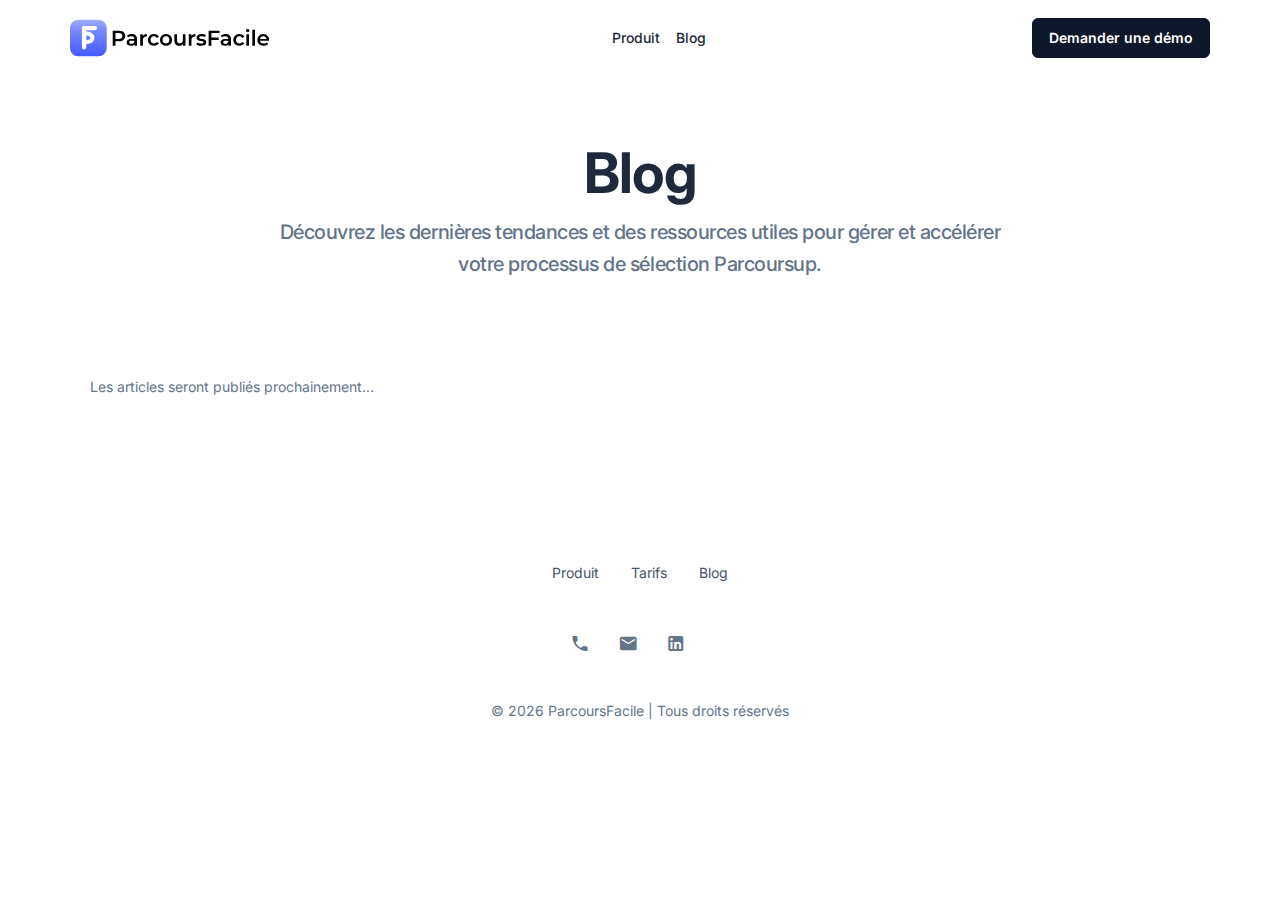
<file: code/blog.html>
<!DOCTYPE html>
<html lang="en">

<head>	<!-- Required meta tags -->

<meta charset="utf-8">
<meta name="viewport" content="width=device-width, initial-scale=1">
<meta name="description" content="">
<meta name="keywords" content="">
<meta name="author" content="Codescandy">

<script>
    // Render blocking JS:
    if (localStorage.theme) document.documentElement.setAttribute("data-theme", localStorage.theme);
    </script>

<!-- Favicon icon-->
<link rel="shortcut icon" type="image/x-icon" href="../assets/images/favicon/favicon.ico">

<!-- Libs CSS -->
<link href="../assets/libs/@mdi/font/css/materialdesignicons.min.css" rel="stylesheet" />

<!-- Theme CSS -->
<link rel="stylesheet" href="../assets/css/theme.min.css">
<style>
    @media (max-width: 480px) {
     .navbar .btn-primary {
       display: none;
     }
   }
   
   </style>
	<title>ParcoursFacile</title>
</head>

<body class="bg-white">
    <!-- navbar login -->
    <nav class="navbar navbar-expand-lg shadow-none">
        <div class="container px-0">
            <a class="navbar-brand" href="./home.html"
                ><img src="../assets/images/logo/logo.svg" alt=""
            ></a>
            <div class="d-flex align-items-center order-lg-3">
                <div class="d-flex align-items-center">
                    
    
                <a type="button" class="btn btn-dark btn-primary" data-bs-toggle="modal" data-bs-target="#demander-demo-modal">Demander une démo</a>
                </div>
                <div>
                    <button
                class="navbar-toggler collapsed"
                type="button"
                data-bs-toggle="collapse"
                data-bs-target="#navbar-default"
                aria-controls="navbar-default"
                aria-expanded="false"
                aria-label="Toggle navigation"
            >
                <span class="icon-bar top-bar mt-0"></span>
                <span class="icon-bar middle-bar"></span>
                <span class="icon-bar bottom-bar"></span>
            </button>
                </div>
            </div>
            <!-- Button -->
    
            <!-- Collapse -->
            <div class="collapse navbar-collapse" id="navbar-default">
                <ul class="navbar-nav mx-auto">
    
                    <li class="nav-item">
                        <a
                            class="nav-link"
                            href="./home.html"
                            id="navbarLanding"
                        >
                            Produit
                        </a>
                    </li>
                    <li class="nav-item">
                        <a
                            class="nav-link"
                            href="./blog.html"
                            id="navbarLanding"
                        >
                            Blog
                        </a>
                    </li>
                </ul>
    
    
            </div>
    
        </div>
    </nav>
	<!-- Page content -->
	<main>
		
		<!-- Page header -->
		<div class="pt-9 pb-9">
			<div class="container">
				<div class="row">
					<div class="offset-xl-2 col-xl-8 offset-lg-1 col-lg-10 col-md-12 col-12">
						<div class="text-center mb-5">
							<h1 class="display-2 fw-bold">Blog</h1>
							<p class="lead">
								Découvrez les dernières tendances et des ressources utiles pour gérer et accélérer votre processus de sélection Parcoursup.
							</p>
						</div>
						
					</div>
				</div>
			</div>
		</div>
		<!-- Page Content -->
		<section class="pb-12">
			<div class="container">
				<div class="row">
					<div class="col-xl-4 col-lg-4 col-md-6 col-12">
						
						<span>Les articles seront publiés prochainement...</span>
					</div>
					
				</div>
			</div>
		</section>


<!-- Modal -->
<div class="modal fade" id="demander-demo-modal" tabindex="-1" role="dialog" aria-labelledby="exampleModalLabel" aria-hidden="true">
    <div class="modal-dialog" role="document">
        <div class="modal-content">
            <div class="modal-header">
                <h3 class="modal-title" id="exampleModalLabel">Demander une démo du logiciel</h5>
                <button type="button" class="btn-close" data-bs-dismiss="modal" aria-label="Close">
                    
                </button>
            </div>
            <div class="modal-body">
              <div class="d-flex justify-content-between">
                <span>Ou contactez-nous : </span>
                <div class="text-end">
                  <span>0659962598 </span>
                  <a href="#">| aubin@parcoursfacile.fr</a>
                </div>
              </div>
            </div>
            <div>
              <div class="card border">
                <!-- card body  -->
               <div class="card-body p-5">
                  <!-- form  -->
                  <form action="https://formsubmit.co/6f99aef43908256312eedaf69927f386" method="POST">
                  <!-- Honeypot -->
                  <input type="text" name="_honey" style="display: none;">

                  <!-- Disable Captcha -->
                  <input type="hidden" name="_captcha" value="false">

                  <!-- <input type="hidden" name="_next" value="/success.html" > -->

                    <!-- input  -->
                   <div class="mb-3">
                     <label class="form-label" for="name">Votre nom et prénom</label>
                     <input class="form-control" type="text" name="name" placeholder="Votre nom et prénom" id="name">
                   </div>
                       <!-- input  -->
                   <div class="mb-3">
                     <label class="form-label" for="formation">Nom de votre formation</label>
                     <input class="form-control" type="text" name="formation" placeholder="Nom de votre formation" id="formation">
                   </div>
                   <!-- input  -->
                   <div class="mb-3">
                    <label class="form-label" for="etablissement">Nom de votre établissement *</label>
                    <input class="form-control" type="text" name="etablissement" placeholder="Nom de votre établissement" id="etablissement" required>
                  </div>
                       <!-- input  -->
                   <div class="mb-3">
                     <label class="form-label" for="email">Votre adresse mail *</label>
                     <input class="form-control" type="email" name="email" placeholder="Votre adresse mail" id="email" required>
                   </div>
                   <!-- input  -->
                   <div class="mb-3">
                    <label class="form-label" for="phone">Votre numéro de téléphone *</label>
                    <input class="form-control" type="text" name="phone" placeholder="Votre numéro de téléphone" id="phone" required>
                  </div>
                       <!-- button  -->
                   <button class="btn btn-primary" type="submit">Envoyer</button>
                 </form>
               </div>
             </div>
            </div>
            
        </div>
    </div>
</div>
		<!-- Footer -->
<!-- footer -->
      <!-- footer -->
	  <footer class="py-lg-10 py-5">
        <div class="container">
            <div class="row  justify-content-center text-center  ">
                <div class="col-12 col-md-12 col-xl-8 px-0 ">
                    <nav class="nav nav-footer justify-content-center">
                        <a class="nav-link" href="#">Produit </a>
                        <a class="nav-link" href="#">Tarifs </a>
                        <a class="nav-link" href="#">Blog</a>
                    </nav>
                </div>
                <!-- Desc -->
                <div class="col-lg-8 col-md-12 col-12">
                    <div class="my-6">
                        <!--Phone-->
                        <a href="tel:+33659962598" class="text-muted me-4">
                            <i class="mdi mdi-phone fs-3"></i>
                        </a>
                        <!--Email-->
                        <a href="mailto:aubin@parcoursfacile.fr" class="text-muted me-4">
                            <i class="mdi mdi-email  fs-3"></i>
                        </a>
                        <!--LinkedIn-->
                        <a target="_blank" rel="noopener noreferrer" href="https://www.linkedin.com/in/aubin-massart/" class="text-muted me-4">
                            <i class="mdi mdi-linkedin fs-3"></i>
                        </a>
                        
                        
                    </div>
                </div>
                <div class="col-lg-8 col-md-12 col-12">
                    <span>© <span id="copyright3">
                        <script>document.getElementById('copyright3').appendChild(document.createTextNode(new Date().getFullYear()))</script>
                    </span> ParcoursFacile | Tous droits réservés</span>
                </div>

                <!-- Links -->

            </div>
        </div>
    </footer>

	</main>

    <script src="../assets/js/jquery.min.js"></script>
    <script src="../assets/js/bootstrap.bundle.min.js"></script>
    <script src="../assets/js/simplebar.min.js"></script>
    
    
    <!-- Theme JS -->
    <script src="../assets/js/theme.min.js"></script>
    
      <script src="../assets/js/jquery.magnific-popup.min.js"></script>
      <script src="../assets/js/popup.js"></script>


</body>

</html>
</file>
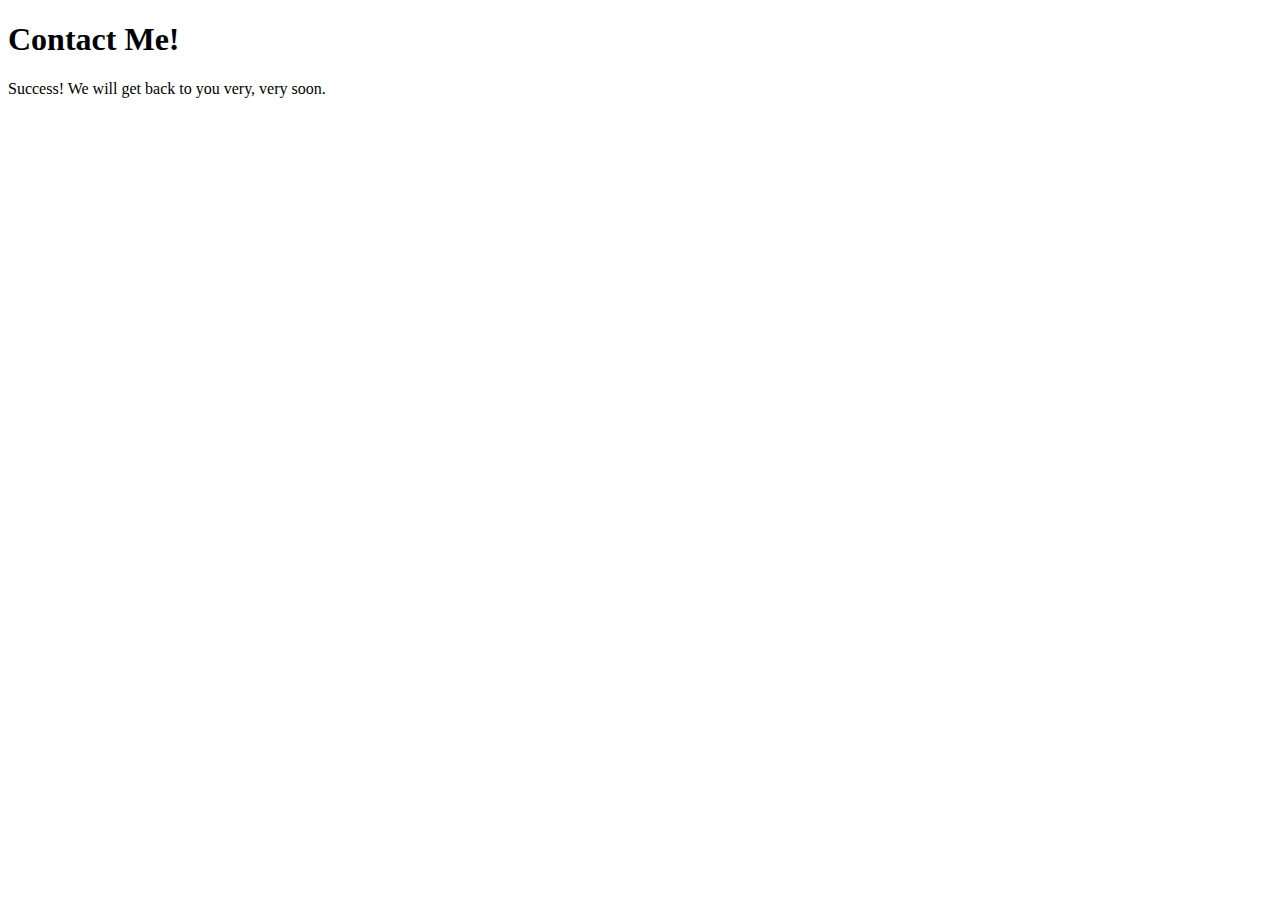
<file: code/success.html>
<!doctype html>
<html lang="en">
  <head>
    <!-- Required meta tags -->
    <meta charset="utf-8">
    <meta name="viewport" content="width=device-width, initial-scale=1">

    <!-- Bootstrap CSS -->
    <link href="https://cdn.jsdelivr.net/npm/bootstrap@5.0.1/dist/css/bootstrap.min.css" rel="stylesheet" integrity="sha384-+0n0xVW2eSR5OomGNYDnhzAbDsOXxcvSN1TPprVMTNDbiYZCxYbOOl7+AMvyTG2x" crossorigin="anonymous">

    <title>Hello, world!</title>
  </head>
  <body>

    <div class="container mt-5">
        <h1>Contact Me!</h1>
        <p>Success! We will get back to you very, very soon.</p>
    </div>

    <!-- Optional JavaScript; choose one of the two! -->

    <!-- Option 1: Bootstrap Bundle with Popper -->
    <script src="https://cdn.jsdelivr.net/npm/bootstrap@5.0.1/dist/js/bootstrap.bundle.min.js" integrity="sha384-gtEjrD/SeCtmISkJkNUaaKMoLD0//ElJ19smozuHV6z3Iehds+3Ulb9Bn9Plx0x4" crossorigin="anonymous"></script>

    <!-- Option 2: Separate Popper and Bootstrap JS -->
    <!--
    <script src="https://cdn.jsdelivr.net/npm/@popperjs/core@2.9.2/dist/umd/popper.min.js" integrity="sha384-IQsoLXl5PILFhosVNubq5LC7Qb9DXgDA9i+tQ8Zj3iwWAwPtgFTxbJ8NT4GN1R8p" crossorigin="anonymous"></script>
    <script src="https://cdn.jsdelivr.net/npm/bootstrap@5.0.1/dist/js/bootstrap.min.js" integrity="sha384-Atwg2Pkwv9vp0ygtn1JAojH0nYbwNJLPhwyoVbhoPwBhjQPR5VtM2+xf0Uwh9KtT" crossorigin="anonymous"></script>
    -->
  </body>
</html>
</file>
